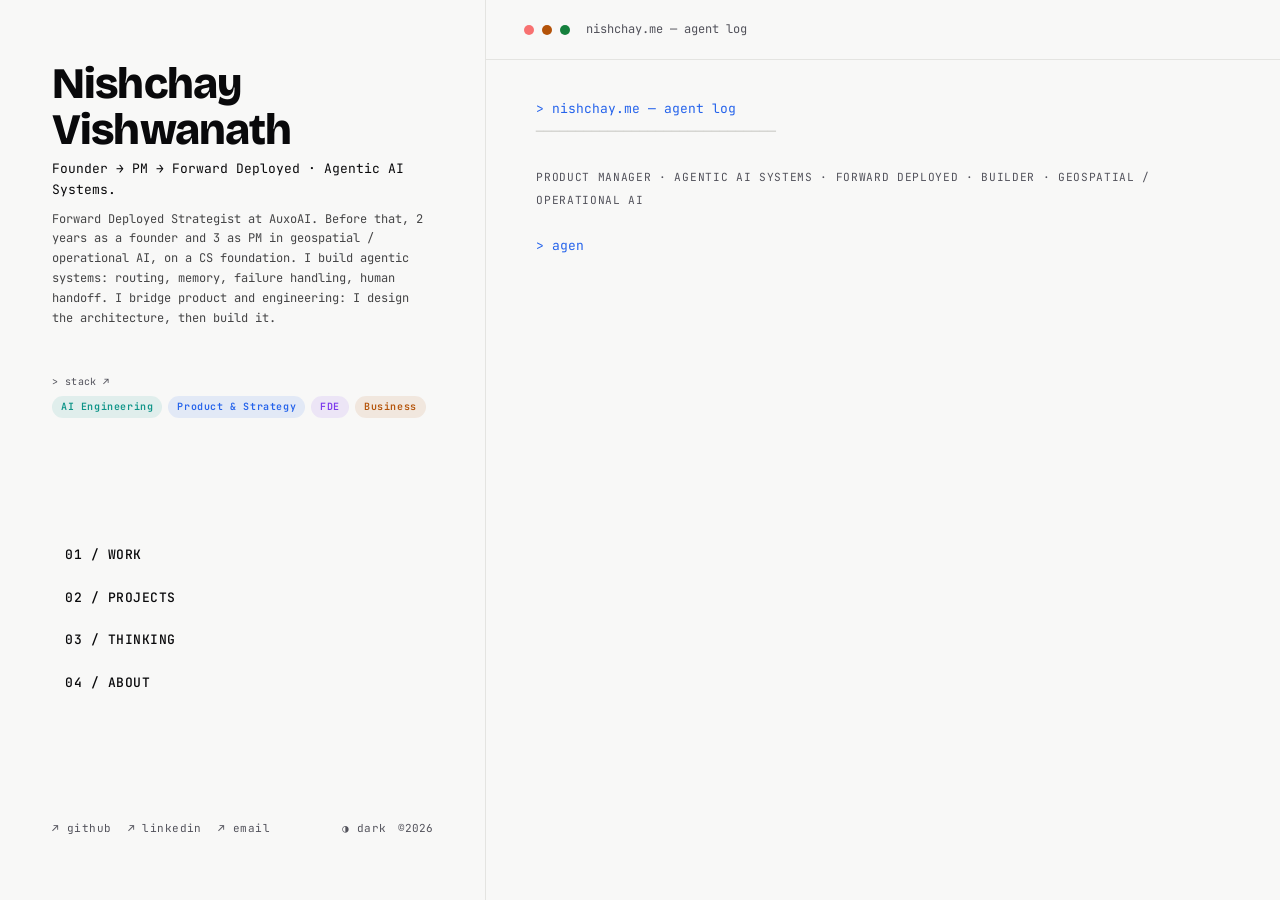
<file: index.html>
<!DOCTYPE html>
<html lang="en" class="canvas-mode">
<head>
  <meta charset="UTF-8" />
  <meta name="viewport" content="width=device-width, initial-scale=1.0" />
  <title>Nishchay Vishwanath · Product Manager, Agentic AI Systems</title>
  <meta name="description" content="I build agentic systems: routing, memory, failure handling, human handoff. PM background, CS foundation. Forward Deployed Strategist at AuxoAI, working on synthetic market research and LLM evaluation. Previously three years shipping operational AI at Aereo." />

  <!-- Favicon -->
  <link rel="icon" type="image/svg+xml" href="favicon.svg" />
  <link rel="icon" type="image/png" sizes="32x32" href="favicon-32x32.png" />
  <link rel="icon" type="image/png" sizes="16x16" href="favicon-16x16.png" />
  <link rel="shortcut icon" href="favicon.ico" />
  <link rel="apple-touch-icon" sizes="180x180" href="apple-touch-icon.png" />

  <!-- Open Graph -->
  <meta property="og:type" content="website" />
  <meta property="og:title" content="Nishchay Vishwanath · Product Manager, Agentic AI Systems" />
  <meta property="og:description" content="I build agentic systems: routing, memory, failure handling, human handoff. PM background, CS foundation. I design the architecture, then build it." />
  <meta property="og:url" content="https://nishchay.me" />

  <!-- Fonts -->
  <link rel="preconnect" href="https://fonts.googleapis.com" />
  <link rel="preconnect" href="https://fonts.gstatic.com" crossorigin />
  <link href="https://fonts.googleapis.com/css2?family=Bricolage+Grotesque:opsz,wght@12..96,400;12..96,600;12..96,800&family=Inter:wght@400;500;600;700&family=JetBrains+Mono:wght@400;500&display=swap" rel="stylesheet" />

  <link rel="stylesheet" href="css/style.css" />
  <script>document.documentElement.dataset.theme = localStorage.getItem('nish-theme') || 'light';</script>

  <script type="application/ld+json">
  {
    "@context": "https://schema.org",
    "@type": "Person",
    "name": "Nishchay Vishwanath",
    "jobTitle": "Forward Deployed Strategist",
    "worksFor": { "@type": "Organization", "name": "AuxoAI" },
    "alumniOf": "Cornell University",
    "url": "https://nishchay.me",
    "sameAs": [
      "https://www.linkedin.com/in/nishchay-v/",
      "https://github.com/nishtobehonest"
    ]
  }
  </script>
</head>
<body>

<div class="canvas">

  <!-- ── Identity column (left 38%) ────────────────── -->
  <aside class="identity-col">
    <div class="id-top">
      <h1 class="id-name">Nishchay Vishwanath</h1>
      <p class="id-tagline">Founder → PM → Forward Deployed · Agentic AI Systems.</p>
      <p class="id-sub">Forward Deployed Strategist at AuxoAI. Before that, 2 years as a founder and 3 as PM in geospatial / operational AI, on a CS foundation. I build agentic systems: routing, memory, failure handling, human handoff. I bridge product and engineering: I design the architecture, then build it.</p>
      <p class="id-stack-label">> stack ↗</p>
      <div class="id-domains">
        <button class="id-domain-pill id-domain-teal" data-panel="about">AI Engineering</button>
        <button class="id-domain-pill id-domain-blue" data-panel="about">Product & Strategy</button>
        <button class="id-domain-pill id-domain-purple" data-panel="about">FDE</button>
        <button class="id-domain-pill id-domain-amber" data-panel="about">Business</button>
      </div>
    </div>

    <nav class="id-nav" aria-label="Sections">
      <button class="nav-item" data-panel="work">01 / WORK</button>
      <button class="nav-item" data-panel="projects">02 / PROJECTS</button>
      <button class="nav-item" data-panel="thinking">03 / THINKING</button>
      <button class="nav-item" data-panel="about">04 / ABOUT</button>
    </nav>

    <footer class="id-footer">
      <div class="id-socials">
        <a href="https://github.com/nishtobehonest" class="id-social" target="_blank" rel="noopener">↗ github</a>
        <a href="https://www.linkedin.com/in/nishchay-v/" class="id-social" target="_blank" rel="noopener">↗ linkedin</a>
        <a href="mailto:nishchay26@gmail.com" class="id-social">↗ email</a>
      </div>
      <div class="id-footer-end">
        <button class="theme-toggle" id="themeToggle" aria-label="Toggle color theme">◑ dark</button>
        <span class="id-copy">©2026</span>
      </div>
    </footer>
  </aside>

  <!-- ── Terminal / section column (right 62%) ────── -->
  <div class="terminal-col">

    <div id="terminalView">
      <div class="terminal-header">
        <span class="terminal-dot red"></span>
        <span class="terminal-dot amber"></span>
        <span class="terminal-dot green"></span>
        <span class="terminal-title">nishchay.me — agent log</span>
      </div>
      <div class="terminal-body" id="termBody" aria-live="polite" aria-label="Terminal output"></div>
    </div>

    <div id="sectionView" hidden>
      <div class="section-header">
        <span class="section-title" id="panelTitle"></span>
        <button class="section-close" id="panelClose" aria-label="Close">✕</button>
      </div>
      <div class="section-body" id="panelBody"></div>
    </div>

  </div>

</div>

<script src="js/utils.js"></script>
<script src="js/terminal.js"></script>
<script src="js/panel.js"></script>
<script src="js/theme.js"></script>
</body>
</html>
</file>
<file: css/style.css>
/* ─── Design tokens — light theme (default) ───────── */
:root {
  --bg:        #F8F8F7;
  --surface:   #FFFFFF;
  --surface-2: #F2F2F0;
  --border:    #E4E4E1;
  --border-2:  #D0D0CC;
  --text:      #09090B;
  --muted:     #52525B;
  --muted-2:   #6B7280;

  --blue:   #2563EB;
  --teal:   #0D9488;
  --green:  #15803D;
  --amber:  #B45309;
  --purple: #7C3AED;
  --red:    #DC2626;

  --blue-dim:   rgba(37,99,235,.1);
  --teal-dim:   rgba(13,148,136,.1);
  --green-dim:  rgba(21,128,61,.1);
  --amber-dim:  rgba(180,83,9,.1);
  --purple-dim: rgba(124,58,237,.1);

  --nav-blur-bg: rgba(248,248,247,.92);

  --radius-card: 12px;
  --radius-el:   8px;
  --radius-pill: 999px;

  --max-w:       1100px;
  --section-gap: 80px;
  --panel-w:     480px;

  --font-display: 'Bricolage Grotesque', system-ui, sans-serif;
  --font-mono:    'JetBrains Mono', 'Fira Code', monospace;
  --font-body:    'Inter', system-ui, sans-serif;
}

/* ─── Dark theme override ─────────────────────────── */
[data-theme="dark"] {
  --bg:        #0A0A0A;
  --surface:   #111111;
  --surface-2: #181818;
  --border:    #222222;
  --border-2:  #333333;
  --text:      #F0F0F0;
  --muted:     #666666;
  --muted-2:   #999999;

  --blue:   #4F8EF7;
  --teal:   #2DD4BF;
  --green:  #22C55E;
  --amber:  #F59E0B;
  --purple: #A78BFA;
  --red:    #F87171;

  --blue-dim:   rgba(79,142,247,.12);
  --teal-dim:   rgba(45,212,191,.12);
  --green-dim:  rgba(34,197,94,.12);
  --amber-dim:  rgba(245,158,11,.12);
  --purple-dim: rgba(167,139,250,.12);

  --nav-blur-bg: rgba(10,10,10,.88);
}

/* ─── Reset ───────────────────────────────────────── */
*, *::before, *::after { box-sizing: border-box; margin: 0; padding: 0; }
html { scroll-behavior: smooth; }
body {
  background: var(--bg);
  color: var(--text);
  font-family: var(--font-body);
  font-size: 20px;
  line-height: 1.6;
  -webkit-font-smoothing: antialiased;
}
a { color: inherit; text-decoration: none; }
img { display: block; max-width: 100%; }
button { cursor: pointer; border: none; background: none; font: inherit; }

/* ─── Canvas mode lock (index.html only via html.canvas-mode) */
html.canvas-mode,
html.canvas-mode body { height: 100%; overflow: hidden; }

/* ─── Layout helpers ─────────────────────────────── */
.container {
  max-width: var(--max-w);
  margin: 0 auto;
  padding: 0 24px;
}
.section { padding: var(--section-gap) 0; }

/* ─── Typography ─────────────────────────────────── */
.eyebrow {
  font-family: var(--font-mono);
  font-size: 11px;
  font-weight: 600;
  letter-spacing: .12em;
  text-transform: uppercase;
  color: var(--muted);
}
h1 { font-size: clamp(2rem, 5vw, 3.25rem); font-weight: 700; line-height: 1.15; }
h2 { font-size: clamp(1.5rem, 3vw, 2rem); font-weight: 700; line-height: 1.25; }
h3 { font-size: 1.125rem; font-weight: 600; }
.muted { color: var(--muted-2); }

/* ─── Navigation (explore.html) ──────────────────── */
.nav {
  position: fixed;
  top: 0; left: 0; right: 0;
  z-index: 100;
  background: var(--nav-blur-bg);
  backdrop-filter: blur(12px);
  border-bottom: 1px solid var(--border);
}
.nav-inner {
  display: flex;
  align-items: center;
  justify-content: space-between;
  height: 60px;
}
.nav-logo { font-weight: 700; font-size: .95rem; color: var(--text); }
.nav-logo span { color: var(--blue); }
.nav-links { display: flex; align-items: center; gap: 8px; }
.nav-link {
  font-size: .875rem;
  font-weight: 500;
  color: var(--muted-2);
  padding: 6px 12px;
  border-radius: var(--radius-el);
  transition: color .2s, background .2s;
}
.nav-link:hover { color: var(--text); background: var(--surface); }
.nav-link.active { color: var(--text); }
.btn-nav {
  font-size: .875rem;
  font-weight: 600;
  color: var(--blue);
  padding: 6px 16px;
  border: 1px solid var(--blue-dim);
  border-radius: var(--radius-el);
  transition: background .2s, border-color .2s;
}
.btn-nav:hover { background: var(--blue-dim); border-color: var(--blue); }

/* ─── Footer (explore.html) ──────────────────────── */
.footer {
  border-top: 1px solid var(--border);
  padding: 40px 0;
}
.footer-inner {
  display: flex;
  align-items: center;
  justify-content: space-between;
  gap: 16px;
  flex-wrap: wrap;
}
.footer-name { font-weight: 600; font-size: .9375rem; }
.footer-links { display: flex; align-items: center; gap: 16px; }
.footer-link { font-size: .875rem; color: var(--muted-2); transition: color .2s; }
.footer-link:hover { color: var(--text); }


/* ═══════════════════════════════════════════════════
   CANVAS LAYOUT — index.html
═══════════════════════════════════════════════════ */

/* ─── Two-column grid ────────────────────────────── */
.canvas {
  display: grid;
  grid-template-columns: 38fr 62fr;
  height: 100vh;
  overflow: hidden;
}

/* ─── Identity column (left 38%) ─────────────────── */
.identity-col {
  display: flex;
  flex-direction: column;
  justify-content: space-between;
  padding: 62px 52px;
  border-right: 1px solid var(--border);
  overflow: hidden;
}

.id-top { display: flex; flex-direction: column; }

.id-name {
  font-family: var(--font-display);
  font-size: clamp(1.95rem, 3.4vw, 3rem);
  font-weight: 800;
  letter-spacing: -0.02em;
  line-height: 1.05;
  margin-bottom: 6px;
}
.id-tagline {
  font-family: var(--font-mono);
  font-size: 0.8125rem;
  color: var(--text);
  line-height: 1.55;
  margin-bottom: 10px;
}
.id-sub {
  font-family: var(--font-mono);
  font-size: 0.75rem;
  color: var(--text);
  opacity: 0.75;
  line-height: 1.65;
  margin-bottom: 28px;
}

/* ─── Domain pills ───────────────────────────────── */
.id-stack-label {
  font-family: var(--font-mono);
  font-size: 0.625rem;
  color: var(--muted);
  margin: 18px 0 6px;
  letter-spacing: 0.04em;
}
.id-domains {
  display: flex;
  flex-wrap: wrap;
  gap: 6px;
  margin-top: 0;
}
.id-domain-pill {
  font-family: var(--font-mono);
  font-size: 0.625rem;
  font-weight: 600;
  letter-spacing: 0.06em;
  padding: 3px 9px;
  border-radius: var(--radius-pill);
  cursor: pointer;
  border: none;
  transition: opacity .15s, transform .15s;
}
.id-domain-pill:hover { opacity: 0.75; transform: translateY(-1px); }
.id-domain-teal   { color: var(--teal);   background: var(--teal-dim); }
.id-domain-blue   { color: var(--blue);   background: var(--blue-dim); }
.id-domain-purple { color: var(--purple); background: var(--purple-dim); }
.id-domain-amber  { color: var(--amber);  background: var(--amber-dim); }

/* ─── Numbered nav ───────────────────────────────── */
.id-nav {
  display: flex;
  flex-direction: column;
  gap: 2px;
}
.nav-item {
  font-family: var(--font-mono);
  font-size: 0.8125rem;
  font-weight: 500;
  color: var(--text);
  padding: 9px 12px;
  border-radius: var(--radius-el);
  cursor: pointer;
  border: 1px solid transparent;
  background: none;
  text-align: left;
  letter-spacing: 0.04em;
  transition: color .2s, border-color .2s, background .2s;
}
.nav-item:hover {
  color: var(--text);
  border-color: var(--border);
  background: var(--surface);
}
.nav-item.active {
  color: var(--blue);
  border-color: rgba(79,142,247,.3);
  background: var(--blue-dim);
}

/* ─── Identity footer ────────────────────────────── */
.id-footer {
  display: flex;
  align-items: center;
  justify-content: space-between;
}
.id-socials { display: flex; gap: 16px; }
.id-social {
  font-family: var(--font-mono);
  font-size: 0.6875rem;
  color: var(--muted);
  letter-spacing: 0.04em;
  transition: color .2s;
}
.id-social:hover { color: var(--text); }
.id-footer-end { display: flex; align-items: center; gap: 12px; }
.id-copy {
  font-family: var(--font-mono);
  font-size: 0.6875rem;
  color: var(--muted);
}
.theme-toggle {
  font-family: var(--font-mono);
  font-size: 0.6875rem;
  color: var(--muted);
  letter-spacing: 0.04em;
  padding: 0;
  transition: color .2s;
}
.theme-toggle:hover { color: var(--text); }

/* ─── Terminal column (right 62%) ─────────────────── */
.terminal-col {
  display: flex;
  flex-direction: column;
  overflow: hidden;
  background: var(--bg);
}
.terminal-header {
  display: flex;
  align-items: center;
  gap: 8px;
  padding: 20px 38px;
  border-bottom: 1px solid var(--border);
  flex-shrink: 0;
}
.terminal-dot {
  width: 10px; height: 10px;
  border-radius: 50%;
  background: var(--border-2);
}
.terminal-dot.red   { background: #F87171; }
.terminal-dot.amber { background: var(--amber); }
.terminal-dot.green { background: var(--green); }
.terminal-title {
  font-family: var(--font-mono);
  font-size: 0.75rem;
  color: var(--muted);
  margin-left: 8px;
}
.terminal-body {
  flex: 1;
  padding: 38px 50px;
  overflow-y: auto;
  font-family: var(--font-mono);
  font-size: 0.8125rem;
  line-height: 1.75;
  color: var(--text);
}
.terminal-body::-webkit-scrollbar { width: 4px; }
.terminal-body::-webkit-scrollbar-track { background: transparent; }
.terminal-body::-webkit-scrollbar-thumb { background: var(--border-2); border-radius: 2px; }

/* ─── Terminal line types ────────────────────────── */
.term-prompt   { color: var(--blue); }
.term-divider  { color: var(--border-2); }
.term-label    { color: var(--muted); letter-spacing: 0.06em; font-size: 0.7rem; }
.term-shipped  { color: var(--green); }
.term-progress { color: var(--amber); }
.term-muted    { color: var(--muted); }
.term-gate     { color: var(--purple); }
.term-stat     { color: var(--teal); }
.term-cta      { color: var(--muted); }
.term-cta-link {
  color: var(--green);
  text-decoration: none;
  font-family: var(--font-mono);
}
.term-cta-link:hover { opacity: 0.75; }
.term-link {
  font: inherit; color: inherit; background: none; border: none;
  cursor: pointer; padding: 0; text-decoration: none;
}
.term-link:hover { color: var(--blue); }

/* ─── Blinking cursor ────────────────────────────── */
.cursor {
  display: inline-block;
  width: 8px;
  height: 13px;
  background: var(--blue);
  vertical-align: text-bottom;
  margin-left: 1px;
  animation: blink 1s step-end infinite;
}
@keyframes blink {
  0%, 100% { opacity: 1; }
  50%       { opacity: 0; }
}


/* ═══════════════════════════════════════════════════
   HOMEPAGE PANEL SYSTEM
═══════════════════════════════════════════════════ */

/* ── Section view (replaces terminal on nav click) ── */
#terminalView, #sectionView {
  display: flex;
  flex-direction: column;
  flex: 1;
  overflow: hidden;
}
[hidden] { display: none !important; }

.section-header {
  display: flex;
  align-items: center;
  justify-content: space-between;
  padding: 14px 24px;
  border-bottom: 1px solid var(--border);
  flex-shrink: 0;
  height: 45px;
}
.section-title {
  font-family: var(--font-mono);
  font-size: 0.8125rem;
  font-weight: 600;
  letter-spacing: .08em;
  text-transform: uppercase;
  color: var(--muted);
}
.section-close {
  width: 32px; height: 32px;
  display: flex;
  align-items: center;
  justify-content: center;
  border-radius: var(--radius-el);
  color: var(--muted-2);
  cursor: pointer;
  font-size: 1rem;
  line-height: 1;
  background: none;
  border: none;
  font-family: inherit;
  transition: background .2s, color .2s;
}
.section-close:hover { background: var(--border); color: var(--text); }

.section-body {
  flex: 1;
  overflow-y: auto;
  padding: 34px;
}

/* ─── WORK panel: accordion ──────────────────────── */
.work-item { border-bottom: 1px solid var(--border); }
.work-trigger {
  width: 100%;
  display: flex;
  align-items: baseline;
  padding: 14px 0;
  cursor: pointer;
  font-family: var(--font-mono);
  font-size: 0.8125rem;
  color: var(--text);
  background: none;
  border: none;
  text-align: left;
  transition: color .2s;
}
.work-trigger:hover { color: var(--text); }
.work-trigger.open  { color: var(--text); }
.work-year    { color: var(--muted); min-width: 86px; flex-shrink: 0; font-size: 0.75rem; }
.work-company { flex: 1; font-weight: 600; padding: 0 10px; color: var(--text); }
.work-role-inline { font-weight: 400; font-size: 0.75rem; color: var(--text); }
.work-company-type { display: block; margin-top: 3px; font-weight: 400; font-size: 0.7rem; color: var(--muted); }
.work-role    { color: var(--text); font-size: 0.75rem; margin-right: 10px; }
.work-chevron { color: var(--muted); font-size: 0.75rem; transition: transform .25s; flex-shrink: 0; }
.work-trigger.open .work-chevron { transform: rotate(90deg); }

.work-teaser {
  font-family: var(--font-mono);
  font-size: 0.73rem;
  color: var(--text);
  line-height: 1.6;
  padding: 0 0 10px 0;
}
.work-detail {
  max-height: 0;
  overflow: hidden;
  transition: max-height .3s ease;
}
.work-detail.open { max-height: 800px; }
.work-bullets { list-style: none; padding: 4px 0 16px 20px; }
.work-bullets li {
  font-size: 0.875rem;
  color: var(--text);
  line-height: 1.65;
  margin-bottom: 5px;
  position: relative;
}
.work-bullets li::before {
  content: "·";
  position: absolute;
  left: -14px;
  color: var(--blue);
}

/* ─── PROJECTS panel ─────────────────────────────── */
.projects-filters {
  display: flex;
  gap: 6px;
  flex-wrap: wrap;
  margin-bottom: 16px;
  padding-bottom: 16px;
  border-bottom: 1px solid var(--border);
}
.proj-list { margin-bottom: 8px; }
.proj-row {
  display: flex;
  align-items: flex-start;
  padding: 12px 0;
  border-bottom: 1px solid var(--border);
  font-family: var(--font-mono);
  font-size: 0.8125rem;
  color: var(--muted-2);
  text-decoration: none;
  transition: color .15s;
}
.proj-row:hover { color: var(--text); }
.proj-row-soon { opacity: 0.45; pointer-events: none; }
.proj-date         { color: var(--muted); min-width: 86px; flex-shrink: 0; font-size: 0.75rem; padding-top: 2px; }
.proj-title-group  { flex: 1; display: flex; flex-direction: column; gap: 5px; padding: 0 10px; }
.proj-title        { font-weight: 600; color: var(--text); }
.proj-desc         { font-family: var(--font-body); font-size: 0.75rem; color: var(--muted-2); line-height: 1.5; }
.proj-tags         { display: flex; flex-wrap: wrap; gap: 4px; }
.proj-tag {
  font-size: 0.6rem;
  color: var(--blue);
  background: var(--blue-dim);
  padding: 2px 6px;
  border-radius: var(--radius-pill);
}
.proj-status  { color: var(--muted); font-size: 0.75rem; margin-right: 10px; padding-top: 2px; }
.proj-chevron { color: var(--muted); font-size: 0.75rem; flex-shrink: 0; padding-top: 2px; }

.view-graph-link {
  display: inline-flex;
  align-items: center;
  gap: 6px;
  font-family: var(--font-mono);
  font-size: 0.75rem;
  color: var(--blue);
  letter-spacing: 0.04em;
  padding: 12px 0;
  border-top: 1px solid var(--border);
  width: 100%;
  transition: opacity .2s;
}
.view-graph-link:hover { opacity: .75; text-decoration: underline; }

/* ─── THINKING panel ─────────────────────────────── */
.thinking-list { display: flex; flex-direction: column; gap: 10px; }
.thinking-item {
  display: block;
  padding: 14px 16px;
  background: var(--surface-2);
  border: 1px solid var(--border);
  border-radius: var(--radius-el);
  transition: border-color .2s, background .2s;
  text-decoration: none;
  color: inherit;
}
.thinking-item-link { cursor: pointer; }
.thinking-item-link:hover { border-color: var(--blue); background: var(--surface); }
.thinking-item-title {
  font-size: 0.9375rem;
  font-weight: 500;
  margin-bottom: 6px;
  color: var(--text);
}
.thinking-item-desc {
  font-size: 0.8125rem;
  color: var(--muted-2);
  line-height: 1.55;
  margin-bottom: 8px;
}
.thinking-tags {
  display: flex;
  flex-wrap: wrap;
  gap: 5px;
  margin-bottom: 8px;
}
.thinking-tag {
  font-family: var(--font-mono);
  font-size: 0.6rem;
  color: var(--teal);
  background: var(--teal-dim);
  padding: 2px 7px;
  border-radius: var(--radius-pill);
}
.thinking-soon {
  font-size: .65rem;
  color: var(--muted-2);
  font-style: italic;
  opacity: 0.65;
}
.thinking-item-meta {
  font-family: var(--font-mono);
  font-size: 0.6875rem;
  color: var(--muted);
}

/* ─── ABOUT panel ─────────────────────────────────── */
.about-bio {
  margin-bottom: 40px;
}
.about-bio p {
  font-family: var(--font-body);
  font-size: 0.9375rem;
  color: var(--text);
  line-height: 1.85;
  margin-bottom: 12px;
}
.about-bio p:last-child { margin-bottom: 0; }
.about-stem {
  font-family: var(--font-mono);
  font-size: 0.75rem;
  color: var(--muted);
  margin-top: 20px;
}
.about-background {
  margin-bottom: 28px;
}
.about-background p {
  font-family: var(--font-mono);
  font-size: 0.8125rem;
  color: var(--text);
  line-height: 1.85;
  margin-bottom: 12px;
  border-left: 2px solid var(--border-2);
  padding-left: 14px;
}
.about-background p:last-child { margin-bottom: 0; }
.about-section-label {
  font-family: var(--font-mono);
  font-size: 0.7rem;
  font-weight: 600;
  letter-spacing: .1em;
  text-transform: uppercase;
  color: var(--muted);
  border-bottom: 1px solid var(--border);
  padding-bottom: 10px;
  margin-bottom: 16px;
  display: block;
}
.about-edu {
  font-family: var(--font-mono);
  font-size: 0.8125rem;
  color: var(--text);
  line-height: 1.85;
  margin-bottom: 28px;
}
.edu-sep { color: var(--muted); }
.about-caps-accordion { margin-bottom: 28px; }

/* ─── Proof grid ─────────────────────────────────── */
.proof-grid {
  display: grid;
  grid-template-columns: 160px 1fr;
  margin-bottom: 32px;
}
.proof-label {
  font-family: var(--font-mono);
  font-size: 0.75rem;
  color: var(--text);
  opacity: 0.75;
  padding: 10px 16px 10px 0;
  border-bottom: 1px solid var(--border);
  line-height: 1.5;
}
.proof-value {
  font-family: var(--font-body);
  font-size: 0.8125rem;
  color: var(--text);
  padding: 10px 0;
  border-bottom: 1px solid var(--border);
  line-height: 1.5;
}

/* ─── Stack block ────────────────────────────────── */
.stack-groups { display: flex; flex-direction: column; gap: 18px; margin-bottom: 28px; }
.stack-group  { display: flex; flex-direction: column; gap: 8px; }
.stack-group-label {
  font-family: var(--font-mono);
  font-size: 0.65rem;
  font-weight: 600;
  letter-spacing: 0.1em;
  text-transform: uppercase;
  color: var(--muted);
}
.stack-pills { display: flex; flex-wrap: wrap; gap: 5px; }
.stack-pill {
  font-family: var(--font-mono);
  font-size: 0.68rem;
  padding: 3px 9px;
  border-radius: var(--radius-pill);
}
.stack-pill-teal     { color: var(--teal);     background: var(--teal-dim); }
.stack-pill-blue     { color: var(--blue);     background: var(--blue-dim); }
.stack-pill-amber    { color: var(--amber);    background: var(--amber-dim); }
.stack-pill-purple   { color: var(--purple);   background: var(--purple-dim); }
.stack-pill-learning { color: var(--muted);    background: var(--surface-2); border: 1px dashed var(--border-2); opacity: 0.7; }

/* ─── Section-level collapsible (Stack & Experience, Testimonials) */
.about-accordion-wrap { margin-bottom: 28px; }
.about-accordion-trigger {
  width: 100%;
  display: flex;
  align-items: center;
  justify-content: space-between;
  font-family: var(--font-mono);
  font-size: 0.7rem;
  font-weight: 600;
  letter-spacing: .1em;
  text-transform: uppercase;
  color: var(--muted);
  background: none;
  border: none;
  border-bottom: 1px solid var(--border);
  cursor: pointer;
  padding: 0 0 10px;
  margin-bottom: 0;
  transition: color .2s;
}
.about-accordion-trigger:hover { color: var(--muted-2); }
.about-accordion-trigger.open  { color: var(--muted-2); }
.about-accordion-chevron {
  font-size: 0.75rem;
  transition: transform .25s;
}
.about-accordion-trigger.open .about-accordion-chevron { transform: rotate(90deg); }
.about-accordion-body {
  max-height: 0;
  overflow: hidden;
  transition: max-height .4s ease;
}
.about-accordion-body.open { max-height: 1200px; padding-top: 16px; }
.cap-item { border-bottom: 1px solid var(--border); }
.cap-trigger {
  width: 100%;
  display: flex;
  align-items: center;
  justify-content: space-between;
  padding: 12px 0;
  font-family: var(--font-mono);
  font-size: 0.8125rem;
  color: var(--text);
  background: none;
  border: none;
  cursor: pointer;
  text-align: left;
  transition: color .15s;
}
.cap-trigger:hover { color: var(--text); }
.cap-trigger.open  { color: var(--text); }
.cap-title { flex: 1; }
.cap-chevron { color: var(--muted); font-size: 0.75rem; transition: transform .25s; flex-shrink: 0; }
.cap-trigger.open .cap-chevron { transform: rotate(90deg); }
.cap-detail { max-height: 0; overflow: hidden; transition: max-height .3s ease; }
.cap-detail.open { max-height: 400px; }
.cap-bullets { list-style: none; padding: 0 0 14px 0; }
.cap-bullets li {
  font-family: var(--font-mono);
  font-size: 0.75rem;
  color: var(--muted-2);
  line-height: 1.7;
  margin-bottom: 6px;
  padding-left: 14px;
  position: relative;
}
.cap-bullets li::before { content: "·"; position: absolute; left: 0; color: var(--muted); }
.about-testimonials { display: flex; flex-direction: column; gap: 14px; }


/* ═══════════════════════════════════════════════════
   SHARED — BADGES, NODE CARDS, TESTIMONIALS
═══════════════════════════════════════════════════ */

/* ─── Badges ─────────────────────────────────────── */
.badge {
  display: inline-flex;
  align-items: center;
  font-family: var(--font-mono);
  font-size: .6875rem;
  font-weight: 600;
  letter-spacing: .04em;
  text-transform: uppercase;
  padding: 3px 8px;
  border-radius: var(--radius-pill);
}
.badge-project     { background: var(--blue-dim);   color: var(--blue); }
.badge-blog        { background: var(--purple-dim);  color: var(--purple); }
.badge-learning    { background: var(--teal-dim);    color: var(--teal); }
.badge-testimonial { background: var(--amber-dim);   color: var(--amber); }

.badge-shipped     { background: var(--green-dim);  color: var(--green); }
.badge-in-progress { background: var(--amber-dim);  color: var(--amber); }
.badge-learning-st { background: var(--teal-dim);   color: var(--teal); }
.badge-coming-soon { background: var(--border);     color: var(--muted); }

/* ─── Node cards ─────────────────────────────────── */
.node-card {
  background: var(--surface);
  border: 1px solid var(--border);
  border-radius: var(--radius-card);
  padding: 24px;
  display: flex;
  flex-direction: column;
  gap: 10px;
  transition: border-color .2s, background .2s, transform .2s;
  cursor: pointer;
  position: relative;
}
.node-card:hover {
  border-color: var(--border-2);
  background: var(--surface-2);
  transform: translateY(-2px);
}
.node-card.coming-soon { opacity: .55; }
.node-card.highlighted { border-color: var(--blue); box-shadow: 0 0 0 1px var(--blue); }
.node-card-top {
  display: flex;
  align-items: center;
  justify-content: space-between;
  gap: 8px;
}
.node-card-badges { display: flex; align-items: center; gap: 6px; flex-wrap: wrap; }
.node-title  { font-size: 1rem; font-weight: 600; line-height: 1.3; }
.node-desc   { font-size: .875rem; color: var(--muted-2); line-height: 1.55; }
.node-tags   { display: flex; flex-wrap: wrap; gap: 6px; margin-top: 2px; }
.tag {
  font-family: var(--font-mono);
  font-size: .75rem;
  color: var(--muted);
  background: var(--border);
  padding: 2px 8px;
  border-radius: var(--radius-pill);
}
.node-date   { font-family: var(--font-mono); font-size: .75rem; color: var(--muted); }
.node-link   {
  display: inline-flex;
  align-items: center;
  gap: 4px;
  font-size: .8125rem;
  font-weight: 500;
  color: var(--blue);
  margin-top: auto;
}
.node-link:hover { text-decoration: underline; }
.lock-icon { font-size: .875rem; color: var(--muted); margin-top: auto; }

/* ─── "Demonstrates" lines ───────────────────────── */
.node-proves {
  font-size: .75rem;
  color: var(--teal);
  font-style: italic;
  line-height: 1.4;
}
.panel-proves {
  font-size: .875rem;
  color: var(--teal);
  font-style: italic;
  line-height: 1.5;
}

.more-recs-link {
  display: block;
  margin-top: 16px;
  font-family: var(--font-mono);
  font-size: 0.75rem;
  color: var(--muted);
  text-decoration: none;
}
.more-recs-link:hover { color: var(--blue); }

/* ─── About CTA ──────────────────────────────────── */
.about-cta {
  margin-top: 32px;
  padding: 20px 24px;
  border: 1px solid var(--border);
  border-left: 3px solid var(--green);
  background: var(--surface);
}
.about-cta-label {
  font-family: var(--font-mono);
  font-size: 0.7rem;
  color: var(--muted);
  margin-bottom: 14px;
  letter-spacing: 0.04em;
}
.about-cta-links {
  display: flex;
  flex-wrap: wrap;
  gap: 10px;
}
.cta-btn {
  font-family: var(--font-mono);
  font-size: 0.75rem;
  text-decoration: none;
  padding: 7px 14px;
  border-radius: var(--radius-pill);
  transition: opacity .15s;
}
.cta-btn:hover { opacity: 0.8; }
.cta-btn-primary  { background: var(--green); color: #000; font-weight: 600; }
.cta-btn-secondary { background: var(--surface-2); color: var(--text); border: 1px solid var(--border-2); }

/* ─── Testimonial cards ──────────────────────────── */
.testimonial-card {
  background: var(--surface);
  border: 1px solid var(--border);
  border-left: 3px solid var(--amber);
  border-radius: var(--radius-card);
  padding: 22px;
  display: flex;
  flex-direction: column;
  gap: 16px;
}
.tcard-quote { font-size: .9375rem; color: var(--text); line-height: 1.75; font-style: italic; flex: 1; }
.tcard-name  { font-size: .9375rem; font-weight: 600; color: var(--text); }
.tcard-role  { font-size: .8125rem; color: var(--muted); margin-top: 3px; }


/* ═══════════════════════════════════════════════════
   EXPLORER PAGE — explore.html
═══════════════════════════════════════════════════ */

.explorer-header { padding: 100px 0 32px; }
.explorer-title {
  font-family: var(--font-display);
  font-size: clamp(2.5rem, 6vw, 5rem);
  font-weight: 800;
  line-height: 1.05;
  letter-spacing: -0.02em;
  margin-bottom: 8px;
}
.explorer-subtitle { color: var(--muted-2); font-size: 1rem; margin-bottom: 20px; }

/* ─── Persona selector ───────────────────────────── */
.persona-bar {
  display: flex;
  align-items: center;
  gap: 10px;
  flex-wrap: wrap;
  margin-bottom: 8px;
}
.persona-label {
  font-family: var(--font-mono);
  font-size: .8125rem;
  font-weight: 600;
  text-transform: uppercase;
  letter-spacing: .08em;
  color: var(--muted);
  white-space: nowrap;
}
.persona-pill {
  font-size: .875rem;
  font-weight: 500;
  padding: 7px 20px;
  border-radius: var(--radius-pill);
  border: 1px solid var(--border-2);
  color: var(--muted-2);
  background: transparent;
  transition: border-color .2s, color .2s, background .2s;
}
.persona-pill:hover { border-color: var(--blue); color: var(--blue); }
.persona-pill.active {
  border-color: var(--blue);
  color: var(--blue);
  background: var(--blue-dim);
  font-weight: 600;
}

.explorer-controls {
  display: flex;
  align-items: center;
  justify-content: space-between;
  gap: 16px;
  padding: 20px 0;
  border-bottom: 1px solid var(--border);
  margin-bottom: 28px;
  flex-wrap: wrap;
}
.filter-group { display: flex; align-items: center; gap: 8px; flex-wrap: wrap; }
.filter-label {
  font-family: var(--font-mono);
  font-size: .75rem;
  font-weight: 600;
  text-transform: uppercase;
  letter-spacing: .08em;
  color: var(--muted);
  margin-right: 4px;
}
.filter-pill {
  font-size: .8125rem;
  font-weight: 500;
  padding: 5px 14px;
  border-radius: var(--radius-pill);
  border: 1px solid var(--border-2);
  color: var(--muted-2);
  background: transparent;
  transition: border-color .2s, color .2s, background .2s;
}
.filter-pill:hover  { border-color: var(--blue); color: var(--blue); }
.filter-pill.active { border-color: var(--blue); color: var(--blue); background: var(--blue-dim); }

.view-toggle {
  display: flex;
  align-items: center;
  background: var(--surface);
  border: 1px solid var(--border);
  border-radius: var(--radius-el);
  overflow: hidden;
}
.toggle-btn {
  display: flex;
  align-items: center;
  gap: 6px;
  padding: 7px 14px;
  font-size: .8125rem;
  font-weight: 500;
  color: var(--muted-2);
  transition: color .2s, background .2s;
}
.toggle-btn.active { color: var(--text); background: var(--surface-2); }
.toggle-btn svg { width: 14px; height: 14px; }

/* ─── Grid view ─────────────────────────────────── */
.nodes-grid {
  display: grid;
  grid-template-columns: repeat(3, 1fr);
  gap: 16px;
}

/* ─── Graph view ─────────────────────────────────── */
.graph-container {
  position: relative;
  width: 100%;
  height: 600px;
  background: var(--surface);
  border: 1px solid var(--border);
  border-radius: var(--radius-card);
  overflow: hidden;
  display: none;
}
.graph-container.active { display: block; }

.graph-spinner {
  position: absolute;
  inset: 0;
  display: flex;
  flex-direction: column;
  align-items: center;
  justify-content: center;
  gap: 12px;
  background: var(--surface);
  z-index: 10;
  transition: opacity .3s;
}
.graph-spinner.hidden { opacity: 0; pointer-events: none; }
.spinner-ring {
  width: 36px; height: 36px;
  border: 3px solid var(--border-2);
  border-top-color: var(--blue);
  border-radius: 50%;
  animation: spin .8s linear infinite;
}
@keyframes spin { to { transform: rotate(360deg); } }
.spinner-text { font-size: .8125rem; color: var(--muted); }

#graph-svg { width: 100%; height: 100%; }
.graph-tooltip {
  position: absolute;
  background: var(--surface-2);
  border: 1px solid var(--border-2);
  border-radius: var(--radius-el);
  padding: 8px 12px;
  font-size: .8125rem;
  pointer-events: none;
  opacity: 0;
  transition: opacity .15s;
  z-index: 20;
  max-width: 200px;
}
.graph-tooltip.visible { opacity: 1; }
.graph-tooltip-title { font-weight: 600; margin-bottom: 3px; }
.graph-tooltip-type  { font-size: .6875rem; text-transform: uppercase; letter-spacing: .06em; }

/* ─── Explorer detail panel ──────────────────────── */
.panel-backdrop {
  position: fixed;
  inset: 0;
  background: rgba(0,0,0,.55);
  z-index: 200;
  opacity: 0;
  pointer-events: none;
  transition: opacity .25s;
}
.panel-backdrop.active { opacity: 1; pointer-events: all; }

.detail-panel {
  position: fixed;
  top: 0; right: 0; bottom: 0;
  width: 400px;
  background: var(--surface);
  border-left: 1px solid var(--border);
  z-index: 201;
  transform: translateX(100%);
  transition: transform .3s cubic-bezier(.4,0,.2,1);
  overflow-y: auto;
  display: flex;
  flex-direction: column;
}
.detail-panel.open { transform: translateX(0); }

.panel-header {
  display: flex;
  align-items: flex-start;
  justify-content: space-between;
  gap: 12px;
  padding: 24px 24px 16px;
  border-bottom: 1px solid var(--border);
  position: sticky;
  top: 0;
  background: var(--surface);
  z-index: 1;
}
.panel-close {
  width: 32px; height: 32px;
  display: flex;
  align-items: center;
  justify-content: center;
  border-radius: var(--radius-el);
  color: var(--muted-2);
  flex-shrink: 0;
  cursor: pointer;
  transition: background .2s, color .2s;
}
.panel-close:hover { background: var(--border); color: var(--text); }
.panel-body   { padding: 24px; display: flex; flex-direction: column; gap: 20px; flex: 1; }
.panel-title  { font-size: 1.125rem; font-weight: 700; line-height: 1.3; }
.panel-badges { display: flex; gap: 6px; flex-wrap: wrap; }
.panel-meta   { font-family: var(--font-mono); font-size: .8125rem; color: var(--muted); }
.panel-desc   { font-size: .9375rem; color: var(--muted-2); line-height: 1.65; }
.panel-tags   { display: flex; flex-wrap: wrap; gap: 6px; }
.panel-action {
  display: inline-flex;
  align-items: center;
  gap: 8px;
  padding: 10px 20px;
  background: var(--blue);
  color: #fff;
  font-weight: 600;
  font-size: .875rem;
  border-radius: var(--radius-el);
  width: fit-content;
  transition: opacity .2s;
}
.panel-action:hover { opacity: .85; }
.panel-section-label {
  font-size: .75rem;
  font-weight: 600;
  letter-spacing: .08em;
  text-transform: uppercase;
  color: var(--muted);
  margin-bottom: 10px;
}
.connected-nodes { display: flex; flex-direction: column; gap: 8px; }
.connected-node-card {
  display: flex;
  align-items: center;
  justify-content: space-between;
  padding: 10px 14px;
  background: var(--surface-2);
  border: 1px solid var(--border);
  border-radius: var(--radius-el);
  cursor: pointer;
  transition: border-color .2s, background .2s;
}
.connected-node-card:hover { border-color: var(--blue); background: var(--blue-dim); }
.connected-node-title { font-size: .875rem; font-weight: 500; }

.panel-quote {
  font-size: 1.125rem;
  font-style: italic;
  color: var(--text);
  line-height: 1.65;
  border-left: 3px solid var(--amber);
  padding-left: 16px;
}
.panel-quotee { font-size: .875rem; color: var(--muted-2); }
.panel-quotee strong { color: var(--text); }

/* ─── Design note callout ────────────────────────── */
.panel-design-note {
  border-left: 3px solid var(--blue);
  padding: 10px 14px;
  background: var(--blue-dim);
  border-radius: 0 var(--radius-el) var(--radius-el) 0;
  margin-top: 16px;
}
.panel-design-note-label {
  font-size: 11px;
  font-weight: 600;
  letter-spacing: .08em;
  text-transform: uppercase;
  color: var(--blue);
  margin-bottom: 6px;
}
.panel-design-note p { font-size: 13px; color: var(--muted-2); line-height: 1.6; }


/* ═══════════════════════════════════════════════════
   RESPONSIVE
═══════════════════════════════════════════════════ */

/* Explorer grid responsive */
@media (max-width: 900px) {
  .nodes-grid { grid-template-columns: repeat(2, 1fr); }
  .view-toggle { display: none; }
}
@media (max-width: 600px) {
  .nodes-grid { grid-template-columns: 1fr; }
  .detail-panel { width: 100%; border-left: none; border-top: 1px solid var(--border); }
  .explorer-controls { flex-direction: column; align-items: flex-start; }
}

/* Canvas responsive (≤768px) */
@media (max-width: 768px) {
  html.canvas-mode,
  html.canvas-mode body { height: auto; overflow: auto; }

  .canvas {
    display: flex;
    flex-direction: column;
    height: auto;
    min-height: 100dvh;
  }
  .identity-col {
    border-right: none;
    border-bottom: 1px solid var(--border);
    padding: 32px 24px 28px;
  }
  .id-nav {
    flex-direction: row;
    flex-wrap: wrap;
    gap: 8px;
    margin-top: 20px;
  }
  .nav-item { font-size: 0.75rem; padding: 6px 10px; }
  .terminal-col { min-height: 55vh; }
  .terminal-body { padding: 20px 24px; font-size: 0.75rem; }
}
</file>
